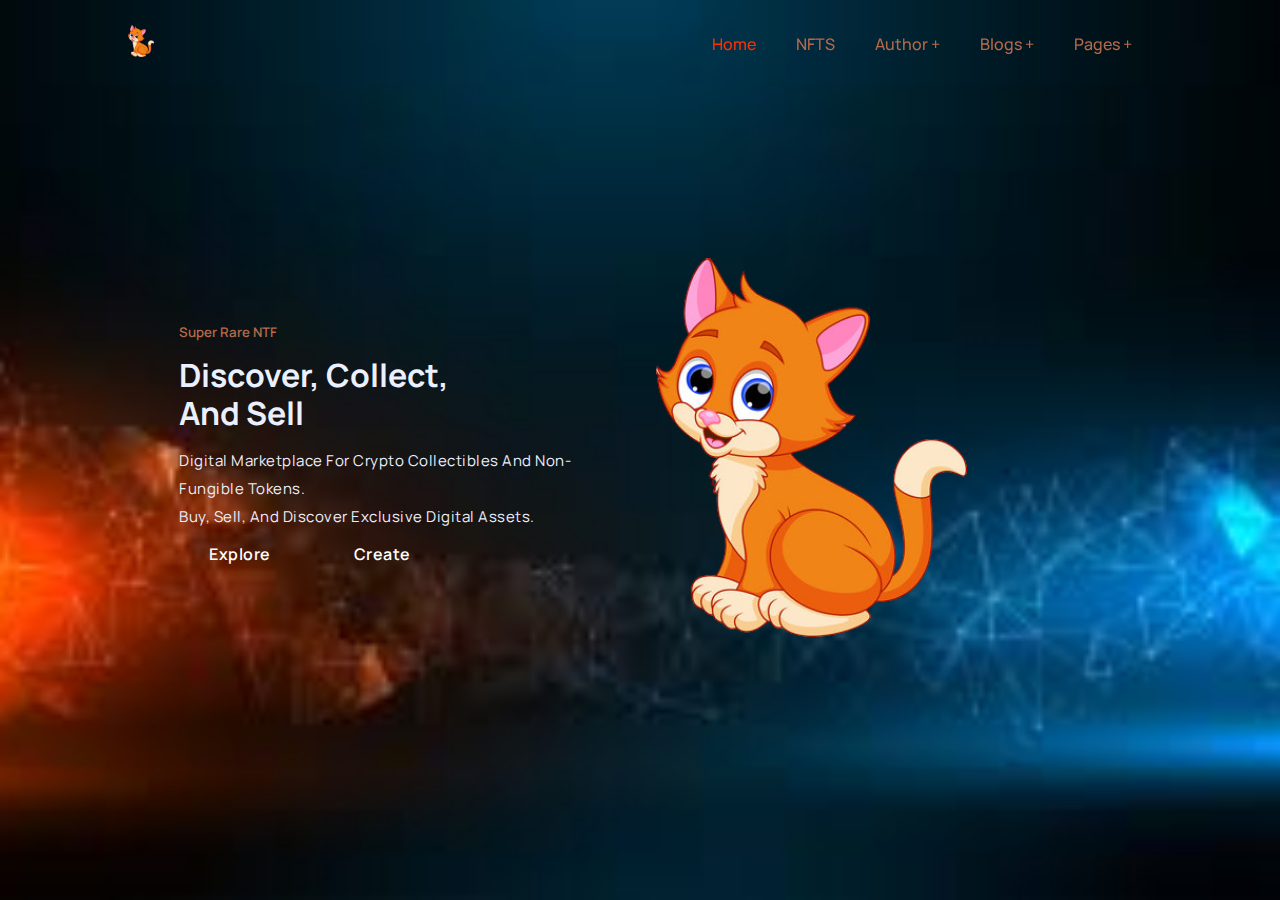
<file: index.html>
<!DOCTYPE html>
<html lang="en">
<head>
    <meta charset="UTF-8">
    <meta http-equiv="X-UA-Compatible" content="IE=edge">
    <meta name="viewport" content="width=device-width, initial-scale=1">
    <link rel="stylesheet" href="index.css">

    <link rel="preconnect" href="https://fonts.googleapis.com">
    <link rel="preconnect" href="https://fonts.gstatic.com" crossorigin>
    <link href="https://fonts.googleapis.com/css2?family=Manrope:wght@200;300&family=Oswald:wght@300;400;500;600&display=swap" rel="stylesheet">

    <link rel="stylesheet"
     href="https://cdn.jsdelivr.net/npm/boxicons@latest/css/boxicons.min.css">
        <!-- or -->
     <link rel="stylesheet"
    href="https://unpkg.com/boxicons@latest/css/boxicons.min.css">
      
    <title>Document</title>
</head>
<body>
    <header>
        <a href="#" class="logo"><img src="cat2.png" alt="company'logo" class="image"></a>

        <ul class="navmenu">
            <li><a href="#" class="active">Home</a></li>
            <li><a href="#">NFTS</a></li>
            <li><a href="#">Author +</a></li>
            <li><a href="#">Blogs +</a></li>
            <li><a href="#">Pages +</a></li>
        </ul>

        <div class="bx bx-menu"  id="menu-icon"></div>
    </header>

    <!-- main-section -->
    <section class="main">
        <div class="text">
            <h5>Super Rare NTF</h5>
            <h1>
                <span class="gradient-text-orange">Discover</span>, Collect, <br> And Sell <span class="gradient-text-orange">
                </span>
            </h1>

            <p>Digital Marketplace For Crypto Collectibles And Non-Fungible Tokens. <br> Buy, Sell, And Discover Exclusive
            Digital Assets.
            </p>

            <a href="#">Explore</a>
            <a href="#" class="btn">Create</a>
        </div>

        <div class="main-img">
            <img src="cat2.png" alt="animated image">
        </div>
    </section>
</body>
</html>
</file>
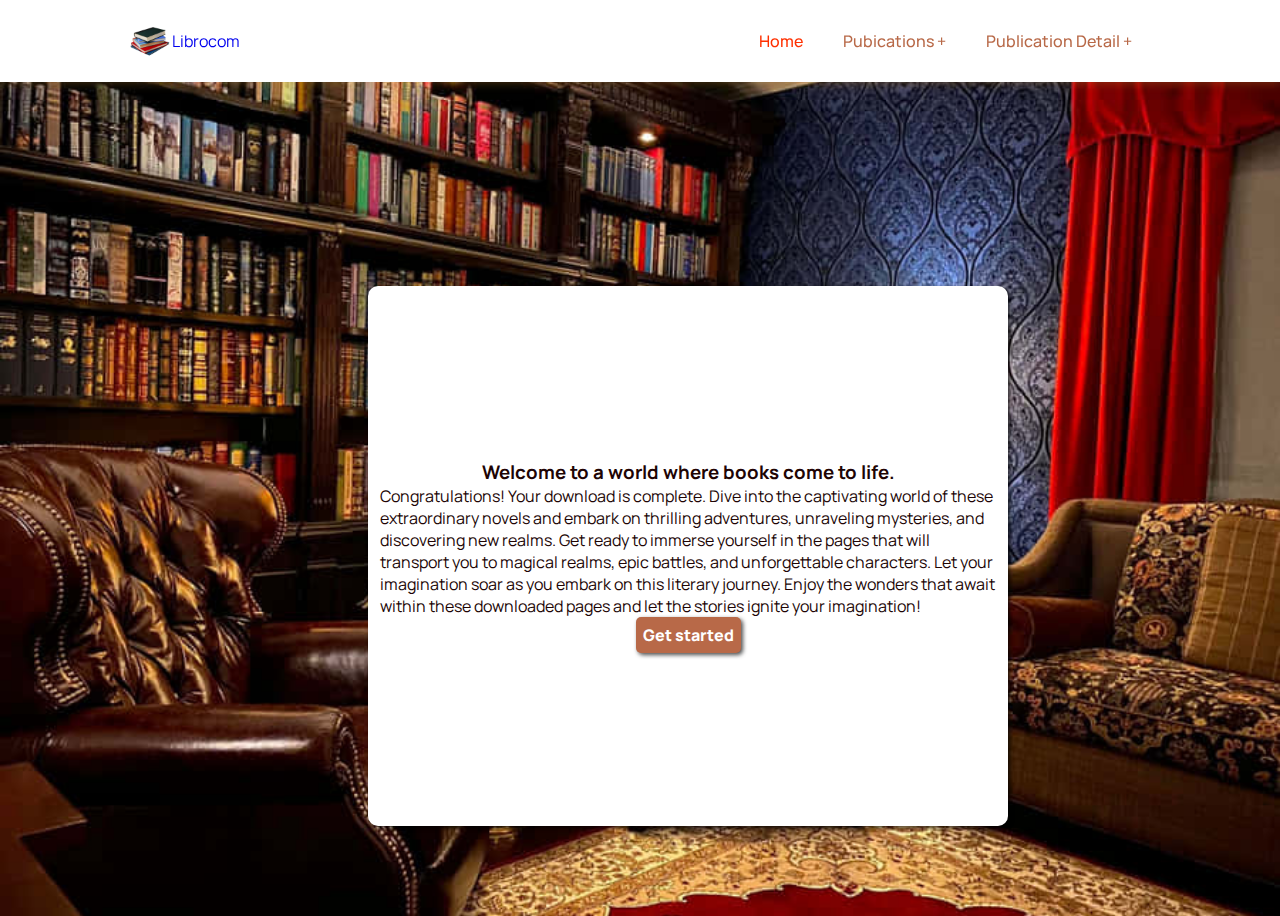
<file: download.html>
<!DOCTYPE html>
<html lang="en">
<head>
    <meta charset="UTF-8">
    <meta http-equiv="X-UA-Compatible" content="IE=edge">
    <meta name="viewport" content="width=device-width, initial-scale=1.0">

    <link rel="stylesheet" href="publication.css">

    <link rel="preconnect" href="https://fonts.googleapis.com">
    <link rel="preconnect" href="https://fonts.gstatic.com" crossorigin>
    <link href="https://fonts.googleapis.com/css2?family=Manrope:wght@200;300&family=Oswald:wght@300;400;500;600&display=swap" rel="stylesheet">

    <link rel="stylesheet"
     href="https://cdn.jsdelivr.net/npm/boxicons@latest/css/boxicons.min.css">
        <!-- or -->
     <link rel="stylesheet"
    href="https://unpkg.com/boxicons@latest/css/boxicons.min.css">

    <title>LIBROCOM ++</title>
</head>
<body>

    <header>
        <a href="home.html" class="logo"><img src="./images/logo2.png" alt="company'logo" class="image">
            <span>Librocom</span></a>
    
            <ul class="navmenu">
                <li><a href="home.html" class="active">Home</a></li>
                <li><a href="publications.html">Pubications +</a></li>
                <li><a href="publication_detail.html">Publication detail +</a></li>
            </ul>
    
            <div class="bx bx-menu"  id="menu-icon"></div>
    </header>

    <section class="main">
        <div class="content">
            <h3> Welcome to a world where books come to life.</h3>
            <p>
                Congratulations! Your download is complete. Dive into the captivating world of these extraordinary novels and embark on thrilling adventures, unraveling mysteries, and discovering new realms. Get ready to immerse yourself in the pages that will transport you to magical realms, epic battles, and unforgettable characters. Let your imagination soar as you embark on this literary journey. Enjoy the wonders that await within these downloaded pages and let the stories ignite your imagination!</p>

            <a href="publications.html">Get started</a>

        </div>
    </section>

</body>

</html>
</file>
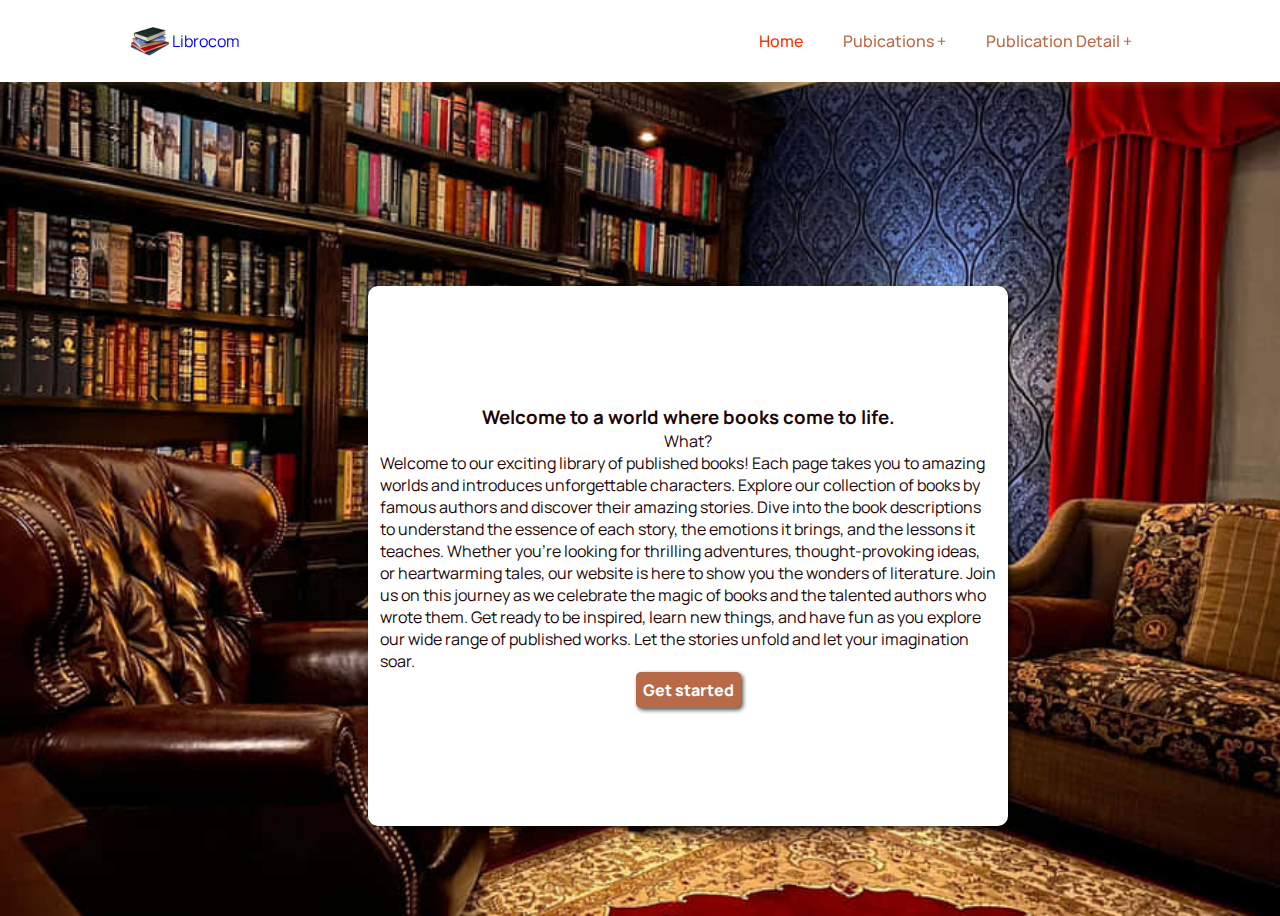
<file: home.html>
<!DOCTYPE html>
<html lang="en">
<head>
    <meta charset="UTF-8">
    <meta http-equiv="X-UA-Compatible" content="IE=edge">
    <meta name="viewport" content="width=device-width, initial-scale=1.0">
    <link rel="stylesheet" href="publication.css">

    <link rel="preconnect" href="https://fonts.googleapis.com">
    <link rel="preconnect" href="https://fonts.gstatic.com" crossorigin>
    <link href="https://fonts.googleapis.com/css2?family=Manrope:wght@200;300&family=Oswald:wght@300;400;500;600&display=swap" rel="stylesheet">

    <link rel="stylesheet"
     href="https://cdn.jsdelivr.net/npm/boxicons@latest/css/boxicons.min.css">
        <!-- or -->
     <link rel="stylesheet"
    href="https://unpkg.com/boxicons@latest/css/boxicons.min.css">
      
    <title>LIBROCOM ++</title>
</head>
<body>
    <!-- header section -->
    <header>
        <a href="home.html" class="logo"><img src="./images/logo2.png" alt="company'logo" class="image">
        <span>Librocom</span></a>

        <ul class="navmenu">
            <li><a href="home.html" class="active">Home</a></li>
            <li><a href="publications.html">Pubications +</a></li>
            <li><a href="publication_detail.html">Publication detail +</a></li>
        </ul>

        <div class="bx bx-menu"  id="menu-icon"></div>
    </header>

    <section class="main">
        <div class="content">
            <h3> Welcome to a world where books come to life.</h3>
            <p>What?</p>
            <p>Welcome to our exciting library of published books! Each page takes you to amazing worlds and introduces unforgettable characters. Explore our collection of books by famous authors and discover their amazing stories. Dive into the book descriptions to understand the essence of each story, the emotions it brings, and the lessons it teaches. Whether you're looking for thrilling adventures, thought-provoking ideas, or heartwarming tales, our website is here to show you the wonders of literature. Join us on this journey as we celebrate the magic of books and the talented authors who wrote them. Get ready to be inspired, learn new things, and have fun as you explore our wide range of published works. Let the stories unfold and let your imagination soar. </p>

            <a href="publications.html">Get started</a>

        </div>
    </section>
</body>
</html>
</file>
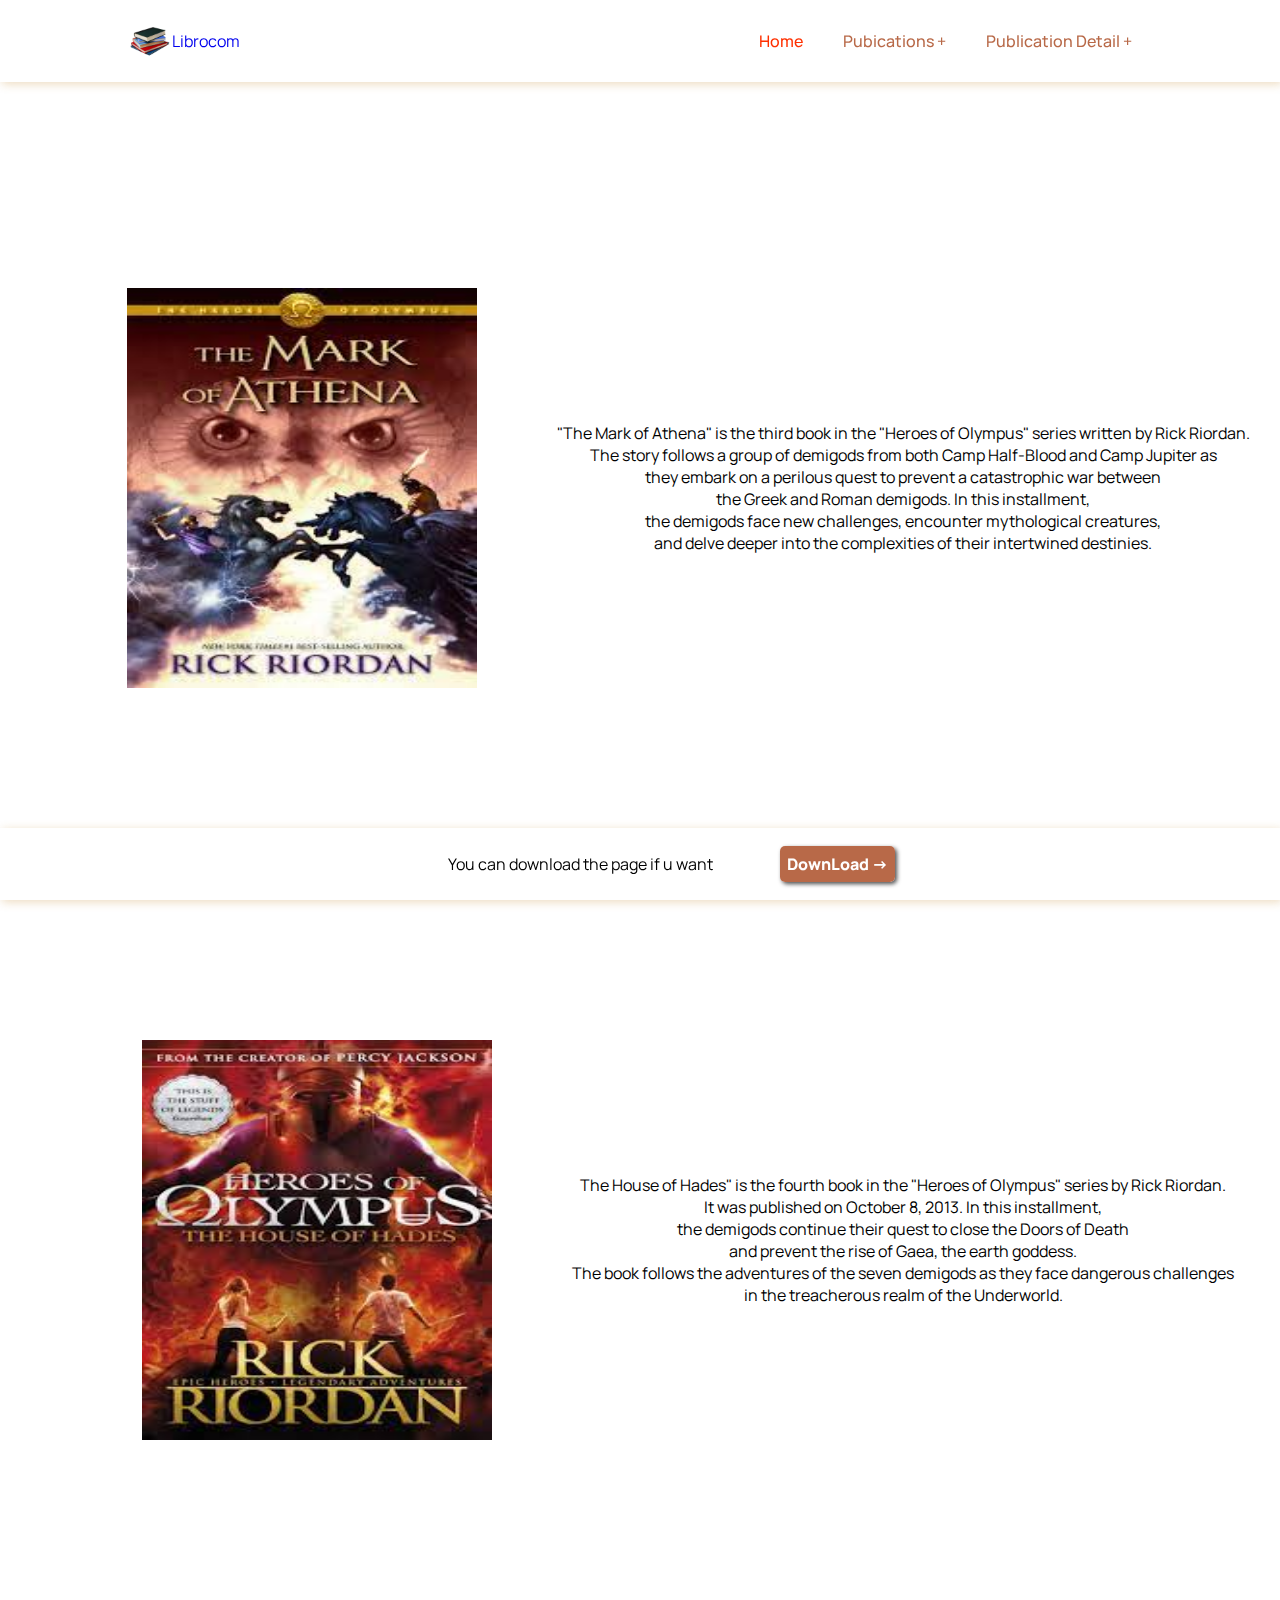
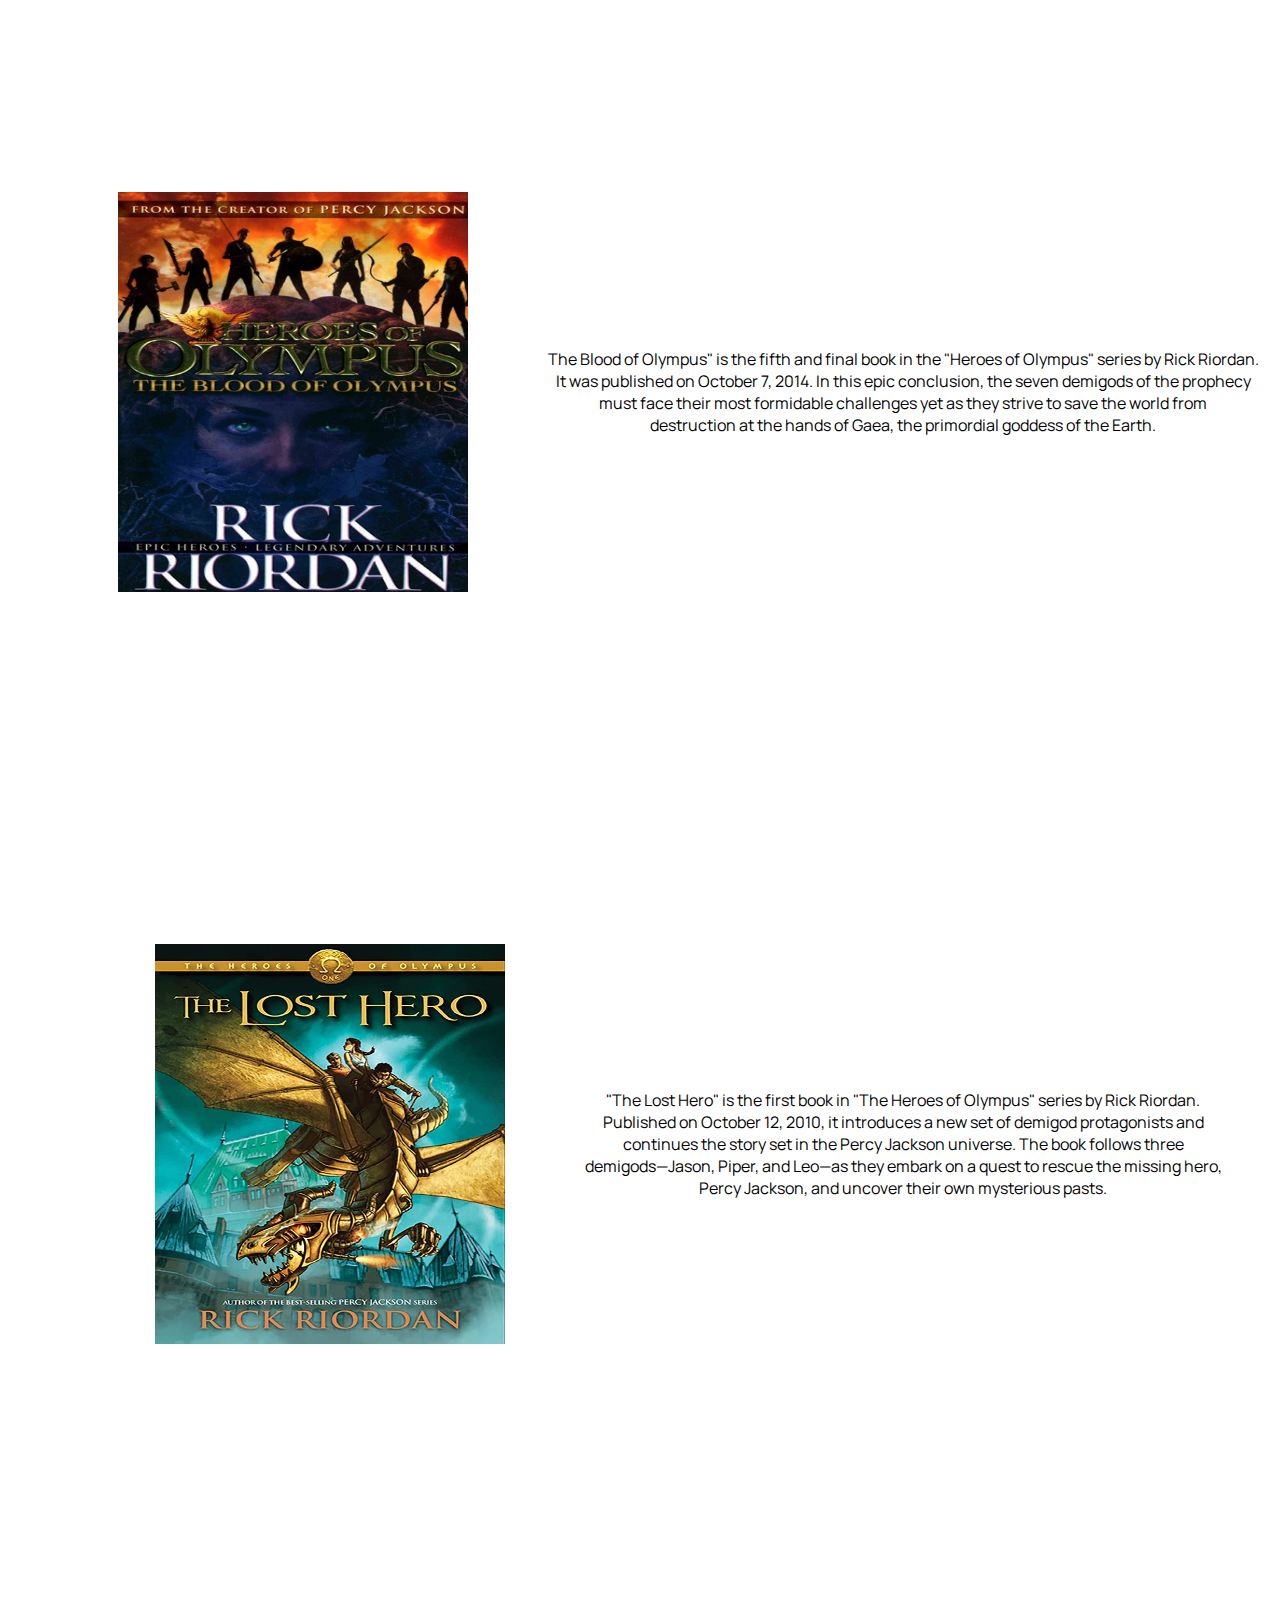
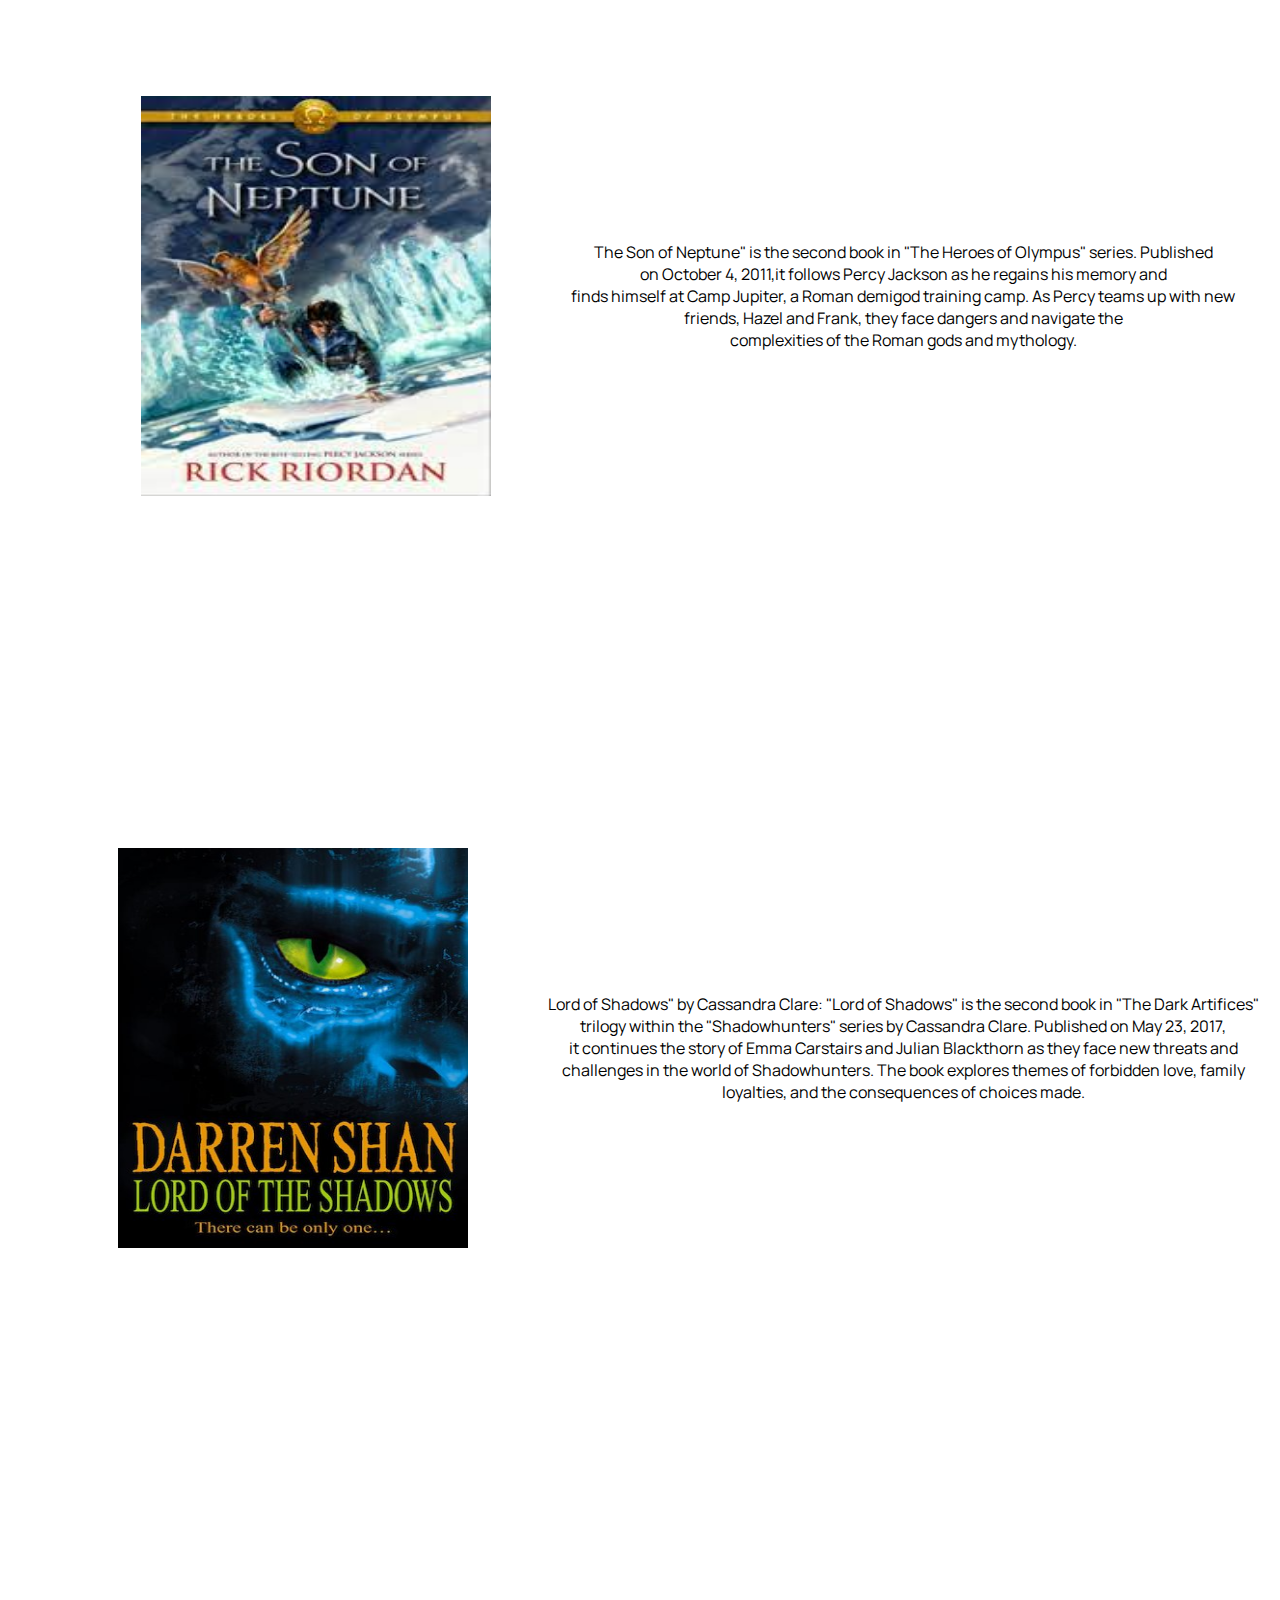
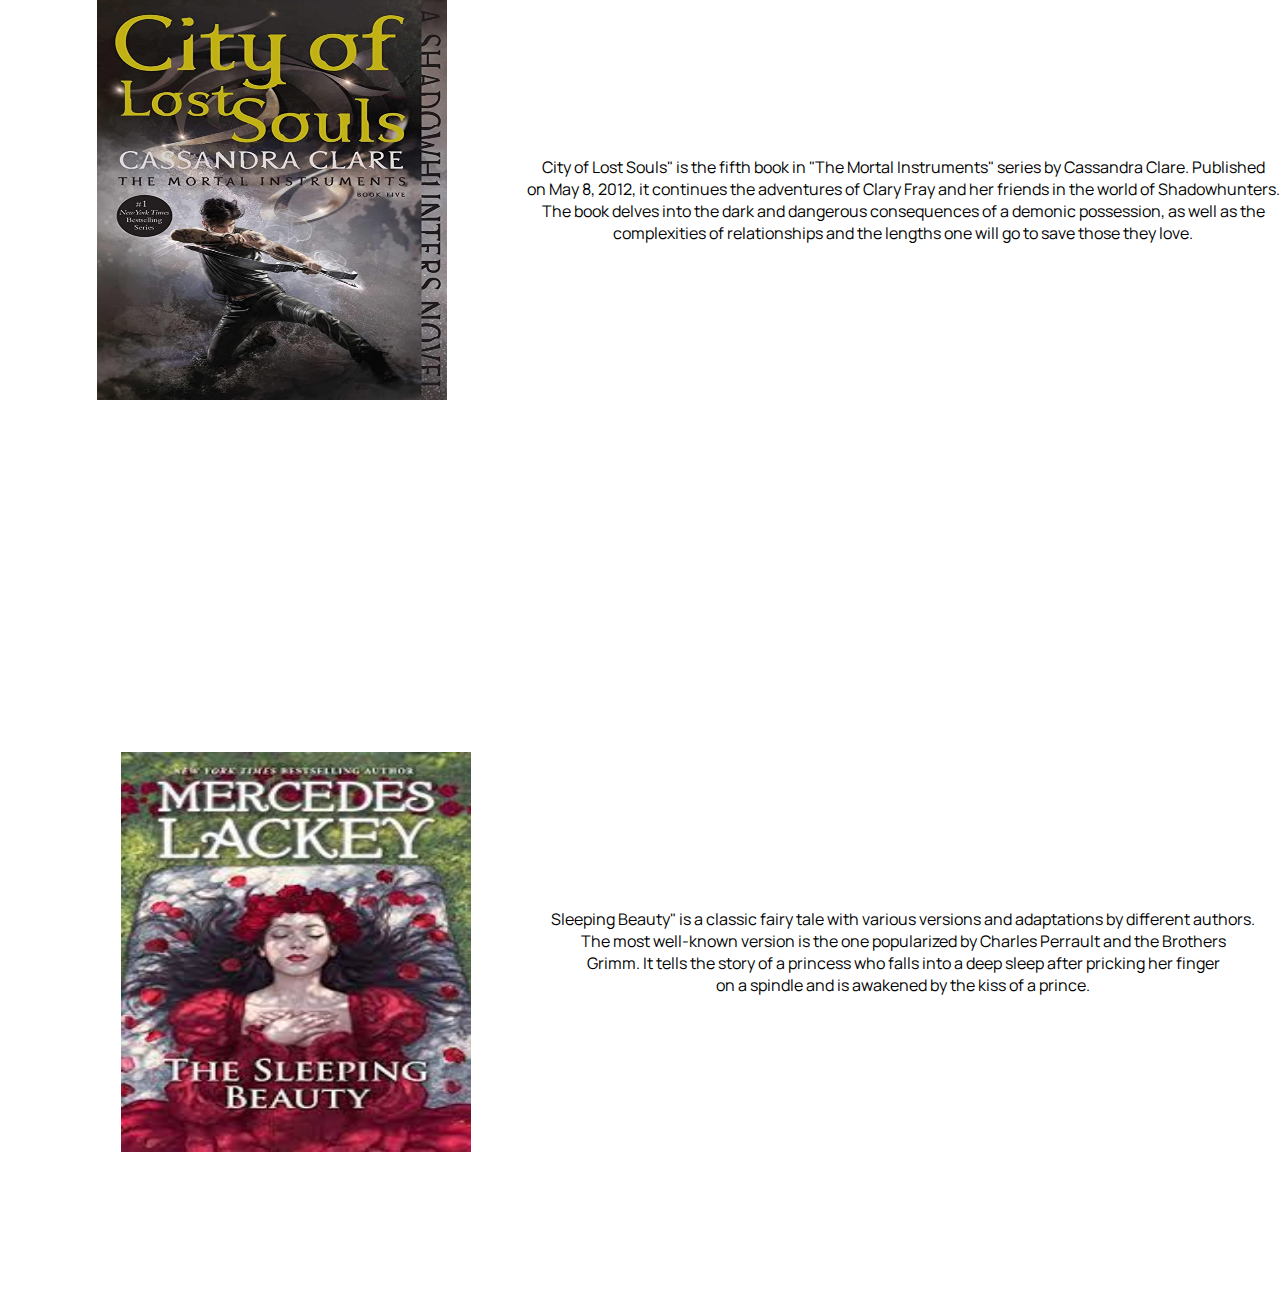
<file: publication_detail.html>
<!DOCTYPE html>
<html lang="en">
<head>
    <meta charset="UTF-8">
    <meta http-equiv="X-UA-Compatible" content="IE=edge">
    <meta name="viewport" content="width=device-width, initial-scale=1.0">

    <link rel="stylesheet" href="publication.css">

    <link rel="preconnect" href="https://fonts.googleapis.com">
    <link rel="preconnect" href="https://fonts.gstatic.com" crossorigin>
    <link href="https://fonts.googleapis.com/css2?family=Manrope:wght@200;300&family=Oswald:wght@300;400;500;600&display=swap" rel="stylesheet">

    <link rel="stylesheet"
     href="https://cdn.jsdelivr.net/npm/boxicons@latest/css/boxicons.min.css">
        <!-- or -->
     <link rel="stylesheet"
    href="https://unpkg.com/boxicons@latest/css/boxicons.min.css">

    <title>LIBROCOM ++</title>
</head>
<body>
    
       <!-- header section -->
       <header>
        <a href="home.html" class="logo"><img src="./images/logo2.png" alt="company'logo" class="image">
        <span>Librocom</span></a>

        <ul class="navmenu">
            <li><a href="home.html" class="active">Home</a></li>
            <li><a href="publications.html">Pubications +</a></li>
            <li><a href="publication_detail.html">Publication detail +</a></li>
        </ul>
        
        <div class="bx bx-menu"  id="menu-icon"></div>
    </header>
      
    <!-- main-section -->
    <main class="margin">
    <div class="description">
        <img src="./images/athena.jpeg" alt="" class="reviews">
        <p>"The Mark of Athena" is the third book in the "Heroes of Olympus" series written by Rick Riordan. <br> The story follows a group of demigods from both Camp  Half-Blood and Camp Jupiter as <br> they embark on a perilous quest to prevent a catastrophic war between <br> the Greek and Roman demigods. In this installment, <br> the demigods face new challenges, encounter mythological creatures, <br> and delve deeper into the complexities of their intertwined destinies.</p>
    </div>
    
    <div class="description">
        <img src="./images/hades.jpeg" alt="" class="reviews">
        <p>The House of Hades" is the fourth book in the "Heroes of Olympus" series by Rick Riordan. <br> It was published on October 8, 2013. In this installment, <br> the demigods continue their quest to close the Doors of Death <br> and prevent the rise of Gaea, the earth goddess. <br> The book follows the adventures of the seven demigods as they face dangerous challenges <br> in the treacherous realm of the Underworld.</p>
    </div>

    <div class="description">
        <img src="./images/blood.jpeg" alt="" class="reviews">
        <p>The Blood of Olympus" is the fifth and final book in the "Heroes of Olympus" series by Rick Riordan. <br> It was published on October 7, 2014. In this epic conclusion, the seven demigods of the prophecy <br> must face their most formidable challenges yet as they strive to save the world from <br> destruction at the hands of Gaea, the primordial goddess of the Earth.</p>
    </div>

    <div class="description">
        <img src="./images/hero.jpg" alt="" class="reviews">
        <p>"The Lost Hero" is the first book in "The Heroes of Olympus" series by Rick Riordan. <br> Published on October 12, 2010, it introduces a new set of demigod protagonists and <br> continues the story set in the Percy Jackson universe. The book follows three <br> demigods—Jason, Piper, and Leo—as they embark on a quest to rescue the missing hero, <br> Percy Jackson, and uncover their own mysterious pasts.</p>
    </div>
 
    <div class="description">
        <img src="./images/neptune.jpeg" alt="" class="reviews">
        <p>The Son of Neptune" is the second book in "The Heroes of Olympus" series. Published <br> on October 4, 2011,it follows Percy Jackson as he regains his memory and <br> finds himself at Camp Jupiter, a Roman demigod training camp. As Percy teams up with new <br> friends, Hazel and Frank, they face dangers and navigate the <br> complexities of the Roman gods and mythology.</p>
    </div>

    <div class="description">
        <img src="./images/shadow.jpg" alt="" class="reviews">
        <p>Lord of Shadows" by Cassandra Clare:
            "Lord of Shadows" is the second book in "The Dark Artifices" <br> trilogy within the "Shadowhunters" series by Cassandra Clare. Published on May 23, 2017, <br> it continues the story of Emma Carstairs and Julian Blackthorn as they face new threats and <br> challenges in the world of Shadowhunters. The book explores themes of forbidden love, family <br> loyalties, and the consequences of choices made.</p>
    </div>

    <div class="description">
        <img src="./images/souls.jpg" alt="" class="reviews">
        <p>City of Lost Souls" is the fifth book in "The Mortal Instruments" series by Cassandra Clare. Published <br> on May 8, 2012, it continues the adventures of Clary Fray and her friends in the world of Shadowhunters. <br> The book delves into the dark and dangerous consequences of a demonic possession, as well as the <br> complexities of relationships and the lengths one will go to save those they love.</p>
    </div>

    <div class="description">
        <img src="./images/beauty.jpeg" alt="" class="reviews">
        <p>Sleeping Beauty" is a classic fairy tale with various versions and adaptations by different authors. <br> The most well-known version is the one popularized by Charles Perrault and the Brothers <br> Grimm. It tells the story of a princess who falls into a deep sleep after pricking her finger <br> on a spindle and is awakened by the kiss of a prince.</p>
    </div>
    </main>

    <footer class="download">
        <p class="href">You can download the page if u want <a href="download.html">DownLoad -></a></p>
    </footer>
</body>
</html>
</file>
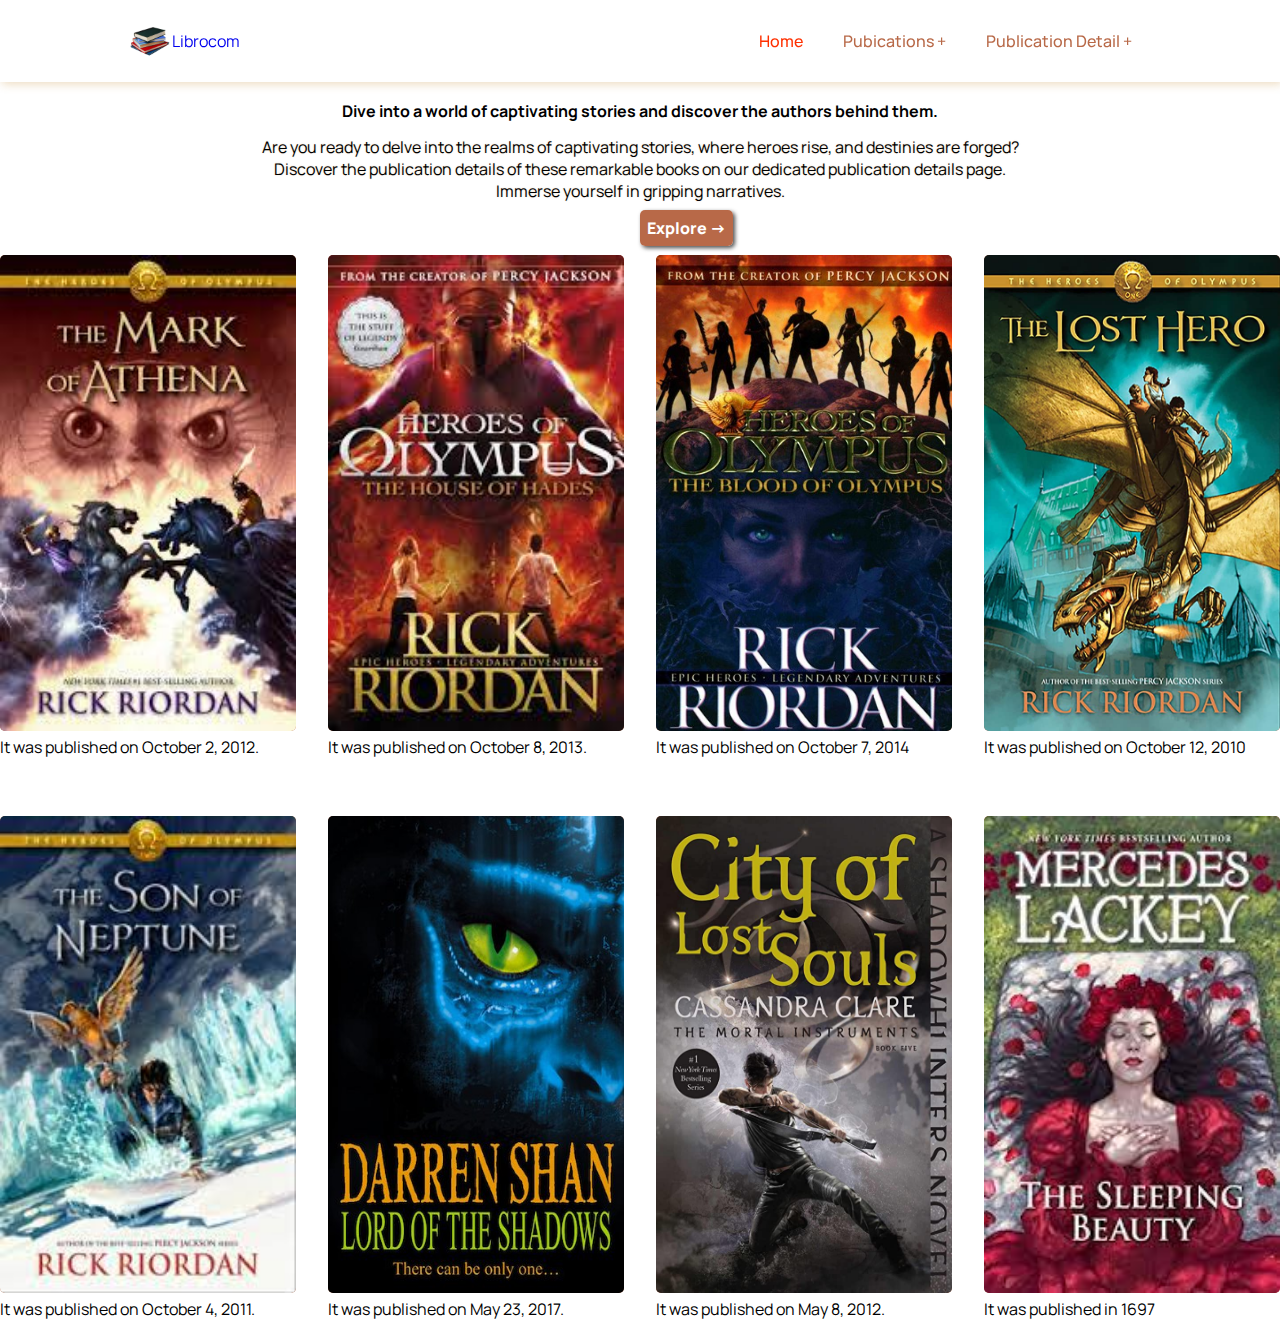
<file: publications.html>
<!DOCTYPE html>
<html lang="en">
<head>
    <meta charset="UTF-8">
    <meta http-equiv="X-UA-Compatible" content="IE=edge">
    <meta name="viewport" content="width=device-width, initial-scale=1.0">
    
    <link rel="stylesheet" href="publication.css">

    <link rel="preconnect" href="https://fonts.googleapis.com">
    <link rel="preconnect" href="https://fonts.gstatic.com" crossorigin>
    <link href="https://fonts.googleapis.com/css2?family=Manrope:wght@200;300&family=Oswald:wght@300;400;500;600&display=swap" rel="stylesheet">

    <link rel="stylesheet"
     href="https://cdn.jsdelivr.net/npm/boxicons@latest/css/boxicons.min.css">
        <!-- or -->
     <link rel="stylesheet"
    href="https://unpkg.com/boxicons@latest/css/boxicons.min.css">

    <title>LIBROCOM ++</title>
      
</head>

<body>
         <!-- header section -->
    <header>
        <a href="home.html" class="logo"><img src="./images/logo2.png" alt="company'logo" class="image">
        <span>Librocom</span></a>

        <ul class="navmenu">
            <li><a href="home.html" class="active">Home</a></li>
            <li><a href="publications.html">Pubications +</a></li>
            <li><a href="publication_detail.html">Publication detail +</a></li>
        </ul>

        <div class="bx bx-menu"  id="menu-icon"></div>
    </header>
     <main class="publication">
        <h4>Dive into a world of captivating stories and discover the authors behind them.</h4>
        
        <p>Are you ready to delve into the realms of captivating    stories, where heroes rise, and destinies are forged?
        <br>Discover the publication details of these remarkable books on our dedicated publication details page.
        <br>Immerse yourself in gripping narratives.
        </p>
        <a href="publication_detail.html " class="visit">Explore -></a>
        

        <div class="books">
            <div class="novels"><img src="./images/athena.jpeg" alt=""><span>It was published on October 2, 2012.</span></div>
            <div class="novels"><img src="./images/hades.jpeg" alt=""><span>It was published on October 8, 2013.</span></div>
            <div class="novels"><img src="./images/blood.jpeg" alt=""><span>It was published on October 7, 2014</span></div>
            <div class="novels"><img src="./images/hero.jpg" alt=""><span>It was published on October 12, 2010</span></div>
            <div class="novels"><img src="./images/neptune.jpeg" alt=""><span> It was published on October 4, 2011.</span></div>
            <div class="novels"><img src="./images/shadow.jpg" alt=""><span> It was published on May 23, 2017.</span></div>
            <div class="novels"><img src="./images/souls.jpg" alt=""><span>It was published on May 8, 2012.</span></div>
            <div class="novels"><img src="./images/beauty.jpeg" alt=""><span> It was published in 1697</span></div>
        </div>
    </main>
</body>
</html>
</file>
<file: index.css>
*{
    margin: 0;
    padding: 0;
    box-sizing: border-box;
    font-family: 'Manrope', sans-serif;
    list-style: none;
    text-decoration: none;
}

.image{
    max-width: 100%;
    height: 2em;
    
}

header{
    position: fixed;
    width: 100%;
    top: 0;
    right: 0;
    z-index: 1000;
    display: flex;
    align-items: center;
    justify-content: space-between;
    padding: 25px 10%;
}

.navmenu{
    display: flex;
}

.navmenu a{
    color: #B86948;
    font-size: 16px;
    text-transform: capitalize;
    font-weight: 500;
    padding: 10px 20px;
    transition: all .42s;
}

.navmenu a:hover{
    color: #ff3000;
}

.navmenu .active{
    color: #ff3000;
}

#menu-icon{
    font-size:35px;
    color: #B86948;
    z-index: 10001;
    cursor: pointer; 
    display: none;
}


section{
    padding: 0 14%;
}

.main{
    width: 100%;
    height: 100vh;
    background-image: url("bg.jpeg");
    background-position: center;
    background-size: cover;
    display: grid;
    grid-template-columns: repeat(2, 1fr);
    align-items: center;
    gap: 2rem;
}

.text h5{
    color:#B86948;
    font-size: 1,25rem;
    font-weight: 600;
}

.text h1{
    font-size: 3,70rem;
    color: #EBF0FF;
    font-weight: 700;
    line-height: 1.2;
    margin: 15px 0;
}

.text p{
    font-size: 15px;
    color: #EBF0FF;
    font-weight: 400;
    letter-spacing: 0.5px;
    line-height: 28px;
    margin-bottom: 2,25rem;
}

.text a{
    display: inline-block;
    color: #fff;
    font-size: 1rem;
    font-weight: 600;
    letter-spacing: 0.5px;
    text-transform: capitalize;
    padding: 12px 30px;
    border-radius: 4px;
    transition: all .42s;
}

.text .btn{
    margin-left: 20px;
}

.main-img{
    position: relative;
    width: 100%;
    height: auto;
}

.main-img img{
    max-width: 70%;
    width: 500px;
    height: auto;
    animation-name: slide;
    animation-duration: 4s;
    animation-iteration-count:infinite;
}

@keyframes slide{
 0%{
    transform: translateY(0px);
 }

 50%{
    transform: translateY(-15px);
 }

 100%{
    transform: translateY(0px);
 }

}

@media(max-widthh)
{
    header{
        padding: 0 4%;
        transition: all .4s;
    }

    section{
        padding: 0 4%;
        transition: .3s;
    }
}

@media (max-width:1195px){
    .text h1{
        font-size: 50px;
        transition: .3s;
    }

.text h5{
    font-size: 17px;
    transition: .3s;
}

.text p{
    font-size: 11px;
    transition: .3s;
}

.main-img img{}

}
</file>
<file: publication.css>
*{
    margin: 0;
    padding: 0;
    box-sizing: border-box;
    font-family: 'Manrope', sans-serif;
    list-style: none;
    text-decoration: none;
}

/* homepage part */

.image{
    max-width: 100%;
    height: 2em;   
}

.logo{
    display: flex;
    align-items: center;
}

header{
    position: fixed;
    width: 100%;
    top: 0;
    right: 0;
    z-index: 1000;
    display: flex;
    align-items: center;
    justify-content: space-between;
    padding: 25px 10%;
    background-color: #fff;
    box-shadow: 2px 2px 9px  rgba(195, 135, 44, 0.3);
}

.navmenu{
    display: flex;
}

.navmenu a{
    color: #B86948;
    font-size: 16px;
    text-transform: capitalize;
    font-weight: 500;
    padding: 10px 20px;
    transition: all .42s;
    
}

.navmenu a:hover{
    color: #ff3000;
    background-color: rgb(255, 240, 240);
    border-radius: 7px;
}

.navmenu .active{
    color: #ff3000;
}

#menu-icon{
    font-size:35px;
    color: #B86948;
    z-index: 10001;
    cursor: pointer; 
    display: none;
}

/* main section */

.main{
    width: 100%;
    height: 100vh;
   background-image:  url("./images/body2.jpg");
    background-position: center;
    background-size: cover;
}


.content{
    margin: 1em 3em 0em ;
    z-index: 900;
    padding: 12px;
    color: #200404;
    display: flex;
    flex-direction: column;
    align-items: center;
    justify-content: center;
    background-color: #fff;
    border-radius: 10px;
    box-shadow: 2px 2px 4px  rgba(0,0,0, 0.7);
    width: 50%;
    height: 60vh;
    position: relative;
    top: 30%;
    left: 25%;
}

.content a{
    background-color: #B86948;
    border-radius: 5px;
    padding: 7px;
    color: white;
    font-weight: 900;
    box-shadow: 2px 2px 4px  rgba(0,0,0, 0.7);
}

.content a:hover{
    background-color: #ff3000;
}

/* publications.html */

.publication{
margin-top: 100px;
}

.books{
    display: grid;
    grid-template-columns: repeat(4, 1fr);
    grid-template-rows: repeat(2,1fr);
    gap: 2em;

} 
.novels{
    background-color: #B86948;
    width: 100%;
    height: 90%;
    border-radius: 5px;
    margin: 1em auto;
}

.novels img{
    width: 100%;
    height: 100%;
    border-radius: 5px;
}

.publication p{
    text-shadow:  0px 0px 1.5px  rgba(150, 90, 12, 0.3);
    text-align: center;
    padding: 0.9em;
}

.publication a{
    margin: 1em auto auto 40em;
    background-color: #B86948;
    border-radius: 5px;
    padding: 7px;
    color: white;
    font-weight: 900;
    box-shadow: 2px 2px 4px  rgba(0,0,0, 0.7);
}

h4{
    text-align: center;
}

/* publication_detail.html */

.reviews{
    width: 350px;
    height: 400px;
}

.description{
    display: flex;
    width: 100%;
    height: 80vh;
    align-items:center;
    text-align: justify;
    justify-content: center;
    margin: 2em 3em auto;
}

.margin{
    margin-top: 8em;
}

.description p{
    padding-left: 5em;
    text-align:center;
}

.href{
    text-align: center;
    padding-left: 20em;
}

.href a{
    margin: 1em auto auto 4em;
    background-color: #B86948;
    border-radius: 5px;
    padding: 7px;
    color: white;
    font-weight: 900;
    box-shadow: 2px 2px 4px  rgba(0,0,0, 0.7);
}

footer{
    position: fixed;
    width: 100%;
    bottom: 0;
    right: 0;
    z-index: 1000;
    display: flex;
    align-items: center;
    justify-content: space-between;
    padding: 25px 10%;
    background-color: #fff;
    box-shadow: 2px 2px 9px  rgba(195, 135, 44, 0.3);
}
</file>
